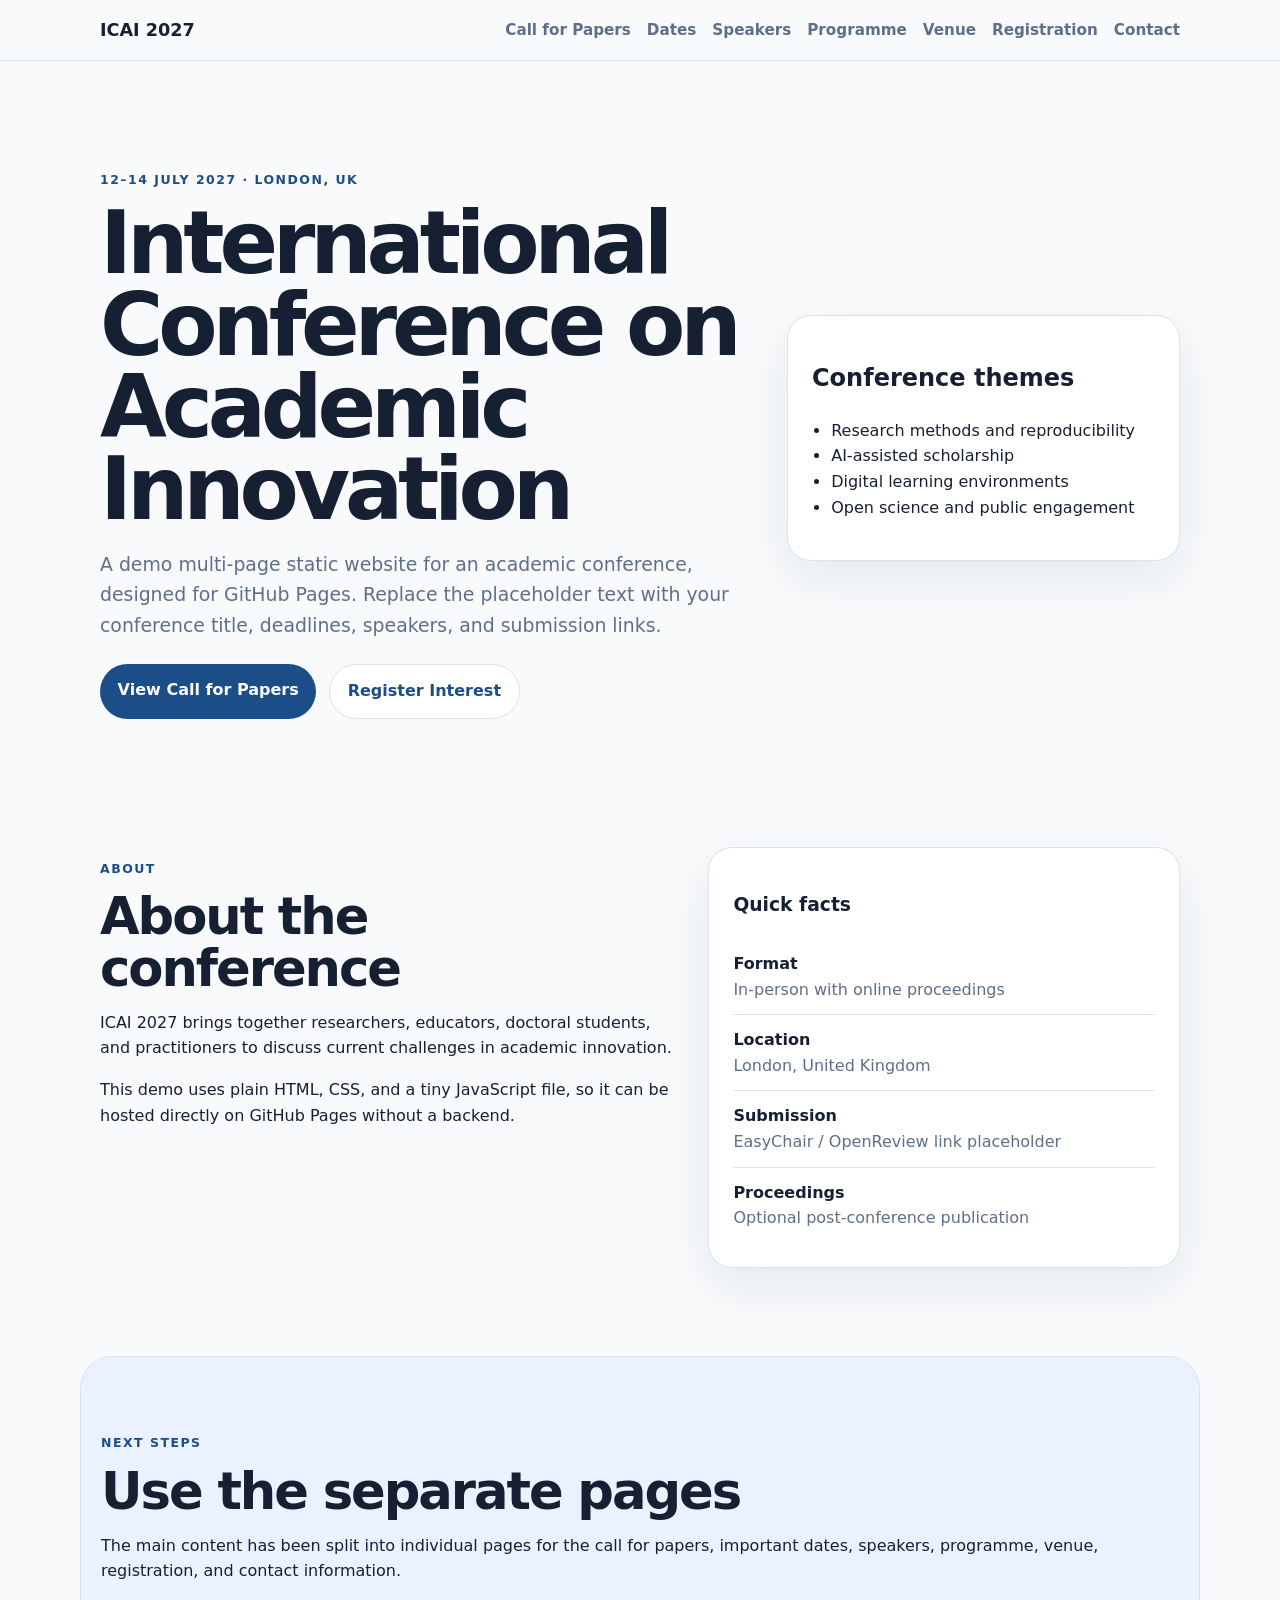
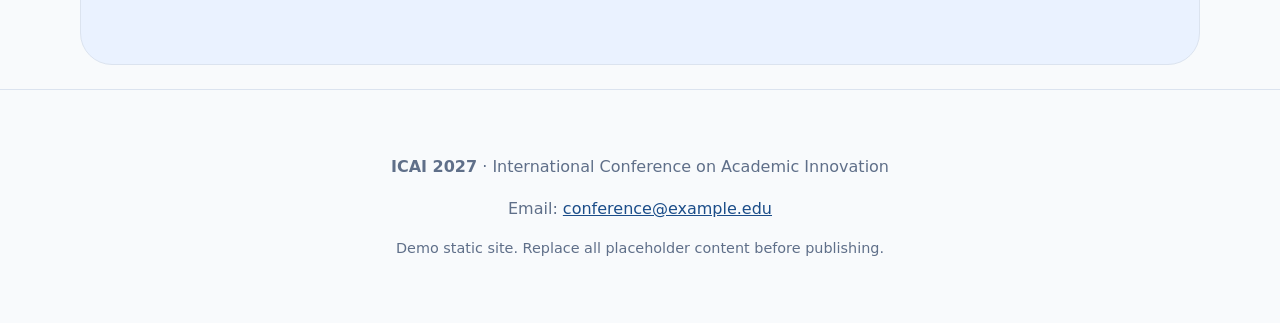
<file: index.html>
<!doctype html>
<html lang="en">
<head>
  <meta charset="utf-8" />
  <meta name="viewport" content="width=device-width, initial-scale=1" />
  <meta name="description" content="Demo academic conference website for GitHub Pages." />
  <title>ICAI 2027 · International Conference on Academic Innovation</title>
  <link rel="stylesheet" href="styles.css" />
</head>
<body>

<header class="site-header">
  <nav class="nav" aria-label="Main navigation">
    <a class="brand" href="index.html">ICAI 2027</a>
    <button class="nav-toggle" aria-expanded="false" aria-controls="nav-links">Menu</button>
    <div id="nav-links" class="nav-links">
      <a href="cfp.html">Call for Papers</a>
      <a href="dates.html">Dates</a>
      <a href="speakers.html">Speakers</a>
      <a href="programme.html">Programme</a>
      <a href="venue.html">Venue</a>
      <a href="registration.html">Registration</a>
      <a href="contact.html">Contact</a>
    </div>
  </nav>
</header>
<main>

<section class="hero">
  <div class="hero-content">
    <p class="eyebrow">12–14 July 2027 · London, UK</p>
    <h1>International Conference on Academic Innovation</h1>
    <p class="hero-text">A demo multi-page static website for an academic conference, designed for GitHub Pages. Replace the placeholder text with your conference title, deadlines, speakers, and submission links.</p>
    <div class="hero-actions">
      <a class="button primary" href="cfp.html">View Call for Papers</a>
      <a class="button secondary" href="registration.html">Register Interest</a>
    </div>
  </div>
  <div class="hero-card" aria-label="Conference highlights">
    <h2>Conference themes</h2>
    <ul>
      <li>Research methods and reproducibility</li>
      <li>AI-assisted scholarship</li>
      <li>Digital learning environments</li>
      <li>Open science and public engagement</li>
    </ul>
  </div>
</section>
<section class="section grid-two">
  <div>
    <p class="section-label">About</p>
    <h2>About the conference</h2>
    <p>ICAI 2027 brings together researchers, educators, doctoral students, and practitioners to discuss current challenges in academic innovation.</p>
    <p>This demo uses plain HTML, CSS, and a tiny JavaScript file, so it can be hosted directly on GitHub Pages without a backend.</p>
  </div>
  <aside class="info-box">
    <h3>Quick facts</h3>
    <dl>
      <div><dt>Format</dt><dd>In-person with online proceedings</dd></div>
      <div><dt>Location</dt><dd>London, United Kingdom</dd></div>
      <div><dt>Submission</dt><dd>EasyChair / OpenReview link placeholder</dd></div>
      <div><dt>Proceedings</dt><dd>Optional post-conference publication</dd></div>
    </dl>
  </aside>
</section>
<section class="section accent">
  <p class="section-label">Next steps</p>
  <h2>Use the separate pages</h2>
  <p>The main content has been split into individual pages for the call for papers, important dates, speakers, programme, venue, registration, and contact information.</p>
</section>
</main>

<footer class="site-footer">
  <p><strong>ICAI 2027</strong> · International Conference on Academic Innovation</p>
  <p>Email: <a href="mailto:conference@example.edu">conference@example.edu</a></p>
  <p class="small">Demo static site. Replace all placeholder content before publishing.</p>
</footer>
<script src="script.js"></script>
</body>
</html>
</file>
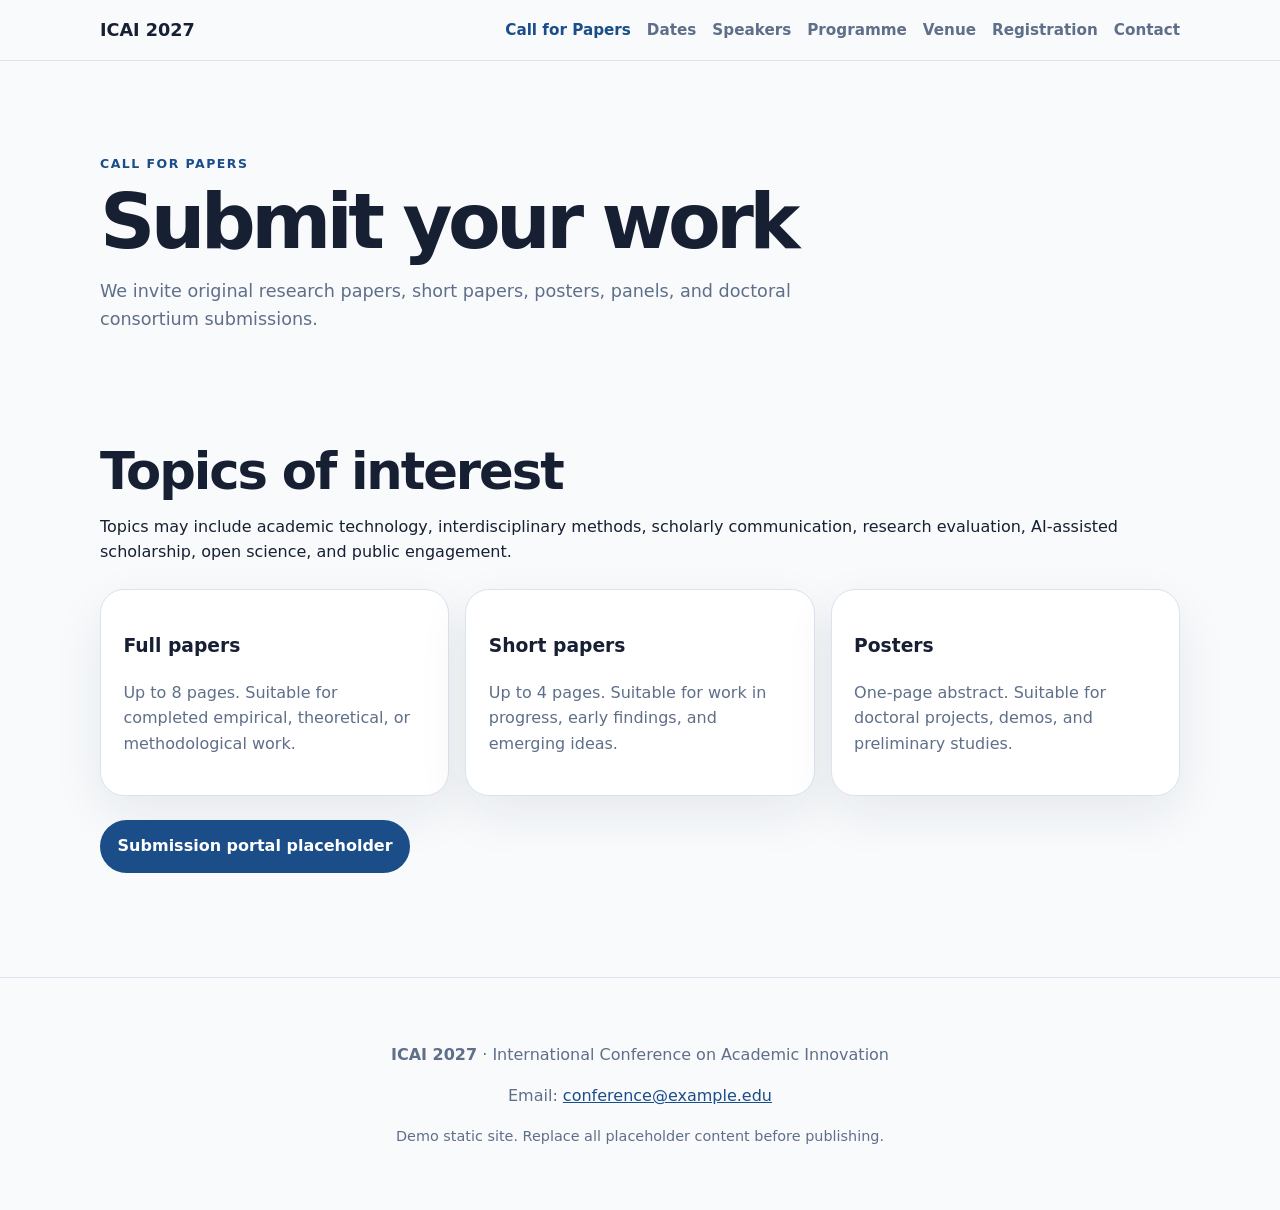
<file: cfp.html>
<!doctype html>
<html lang="en">
<head>
  <meta charset="utf-8" />
  <meta name="viewport" content="width=device-width, initial-scale=1" />
  <meta name="description" content="Call for Papers for ICAI 2027." />
  <title>Call for Papers · ICAI 2027</title>
  <link rel="stylesheet" href="styles.css" />
</head>
<body>

<header class="site-header">
  <nav class="nav" aria-label="Main navigation">
    <a class="brand" href="index.html">ICAI 2027</a>
    <button class="nav-toggle" aria-expanded="false" aria-controls="nav-links">Menu</button>
    <div id="nav-links" class="nav-links">
      <a href="cfp.html">Call for Papers</a>
      <a href="dates.html">Dates</a>
      <a href="speakers.html">Speakers</a>
      <a href="programme.html">Programme</a>
      <a href="venue.html">Venue</a>
      <a href="registration.html">Registration</a>
      <a href="contact.html">Contact</a>
    </div>
  </nav>
</header>
<main>

<section class="page-hero">
  <p class="section-label">Call for Papers</p>
  <h1>Submit your work</h1>
  <p>We invite original research papers, short papers, posters, panels, and doctoral consortium submissions.</p>
</section>
<section class="section">
  <h2>Topics of interest</h2>
  <p>Topics may include academic technology, interdisciplinary methods, scholarly communication, research evaluation, AI-assisted scholarship, open science, and public engagement.</p>
  <div class="cards">
    <article class="card"><h3>Full papers</h3><p>Up to 8 pages. Suitable for completed empirical, theoretical, or methodological work.</p></article>
    <article class="card"><h3>Short papers</h3><p>Up to 4 pages. Suitable for work in progress, early findings, and emerging ideas.</p></article>
    <article class="card"><h3>Posters</h3><p>One-page abstract. Suitable for doctoral projects, demos, and preliminary studies.</p></article>
  </div>
  <p><a class="button primary" href="https://example.com" rel="noopener">Submission portal placeholder</a></p>
</section>
</main>

<footer class="site-footer">
  <p><strong>ICAI 2027</strong> · International Conference on Academic Innovation</p>
  <p>Email: <a href="mailto:conference@example.edu">conference@example.edu</a></p>
  <p class="small">Demo static site. Replace all placeholder content before publishing.</p>
</footer>
<script src="script.js"></script>
</body>
</html>
</file>
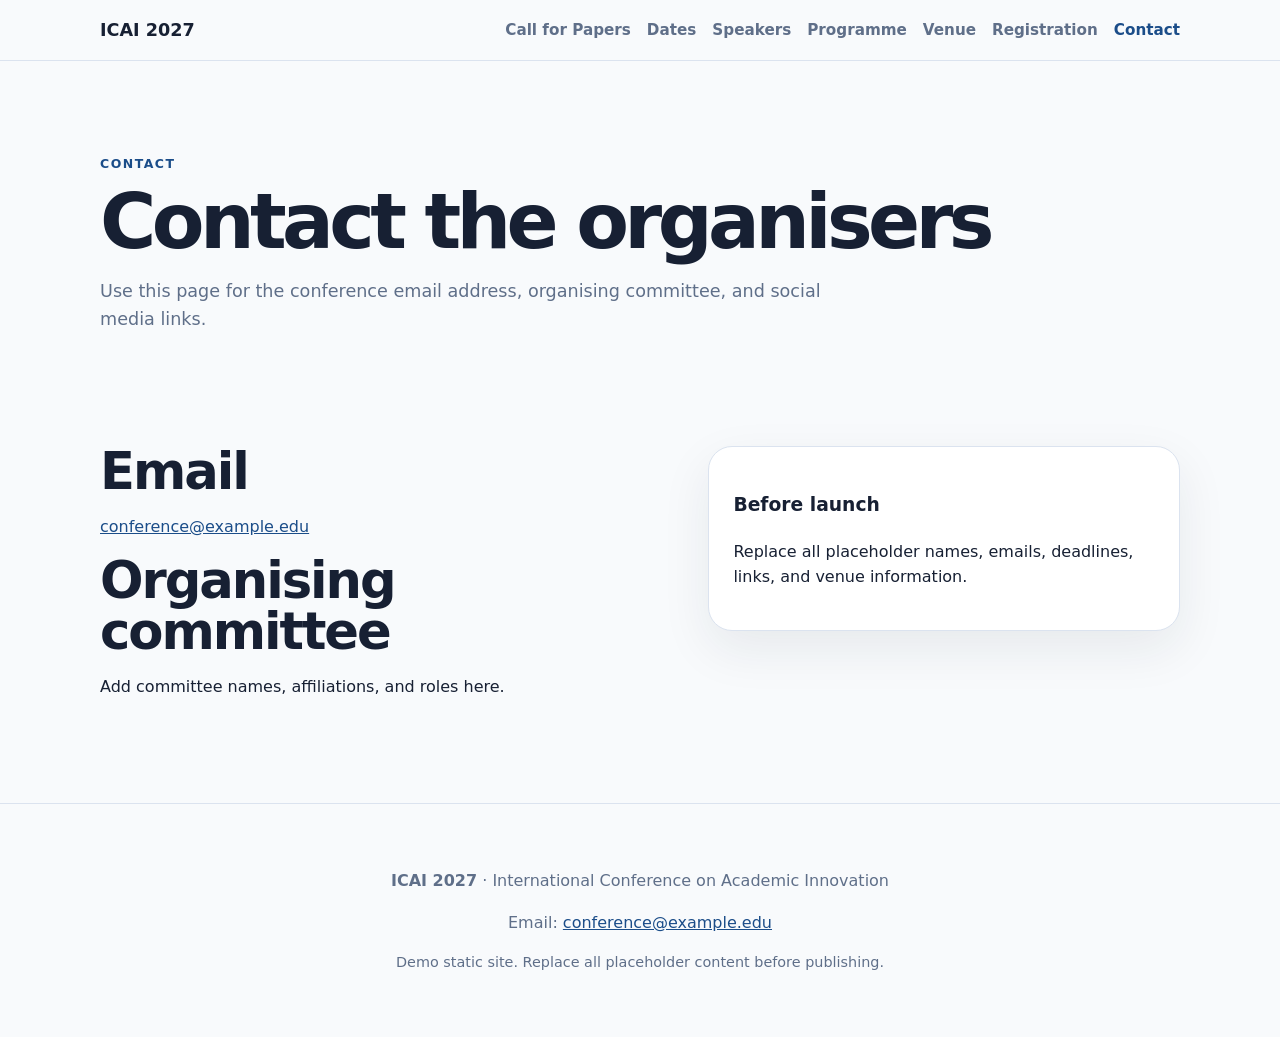
<file: contact.html>
<!doctype html>
<html lang="en">
<head>
  <meta charset="utf-8" />
  <meta name="viewport" content="width=device-width, initial-scale=1" />
  <meta name="description" content="Contact information for ICAI 2027." />
  <title>Contact · ICAI 2027</title>
  <link rel="stylesheet" href="styles.css" />
</head>
<body>

<header class="site-header">
  <nav class="nav" aria-label="Main navigation">
    <a class="brand" href="index.html">ICAI 2027</a>
    <button class="nav-toggle" aria-expanded="false" aria-controls="nav-links">Menu</button>
    <div id="nav-links" class="nav-links">
      <a href="cfp.html">Call for Papers</a>
      <a href="dates.html">Dates</a>
      <a href="speakers.html">Speakers</a>
      <a href="programme.html">Programme</a>
      <a href="venue.html">Venue</a>
      <a href="registration.html">Registration</a>
      <a href="contact.html">Contact</a>
    </div>
  </nav>
</header>
<main>

<section class="page-hero">
  <p class="section-label">Contact</p>
  <h1>Contact the organisers</h1>
  <p>Use this page for the conference email address, organising committee, and social media links.</p>
</section>
<section class="section grid-two">
  <div>
    <h2>Email</h2>
    <p><a href="mailto:conference@example.edu">conference@example.edu</a></p>
    <h2>Organising committee</h2>
    <p>Add committee names, affiliations, and roles here.</p>
  </div>
  <aside class="info-box">
    <h3>Before launch</h3>
    <p>Replace all placeholder names, emails, deadlines, links, and venue information.</p>
  </aside>
</section>
</main>

<footer class="site-footer">
  <p><strong>ICAI 2027</strong> · International Conference on Academic Innovation</p>
  <p>Email: <a href="mailto:conference@example.edu">conference@example.edu</a></p>
  <p class="small">Demo static site. Replace all placeholder content before publishing.</p>
</footer>
<script src="script.js"></script>
</body>
</html>
</file>
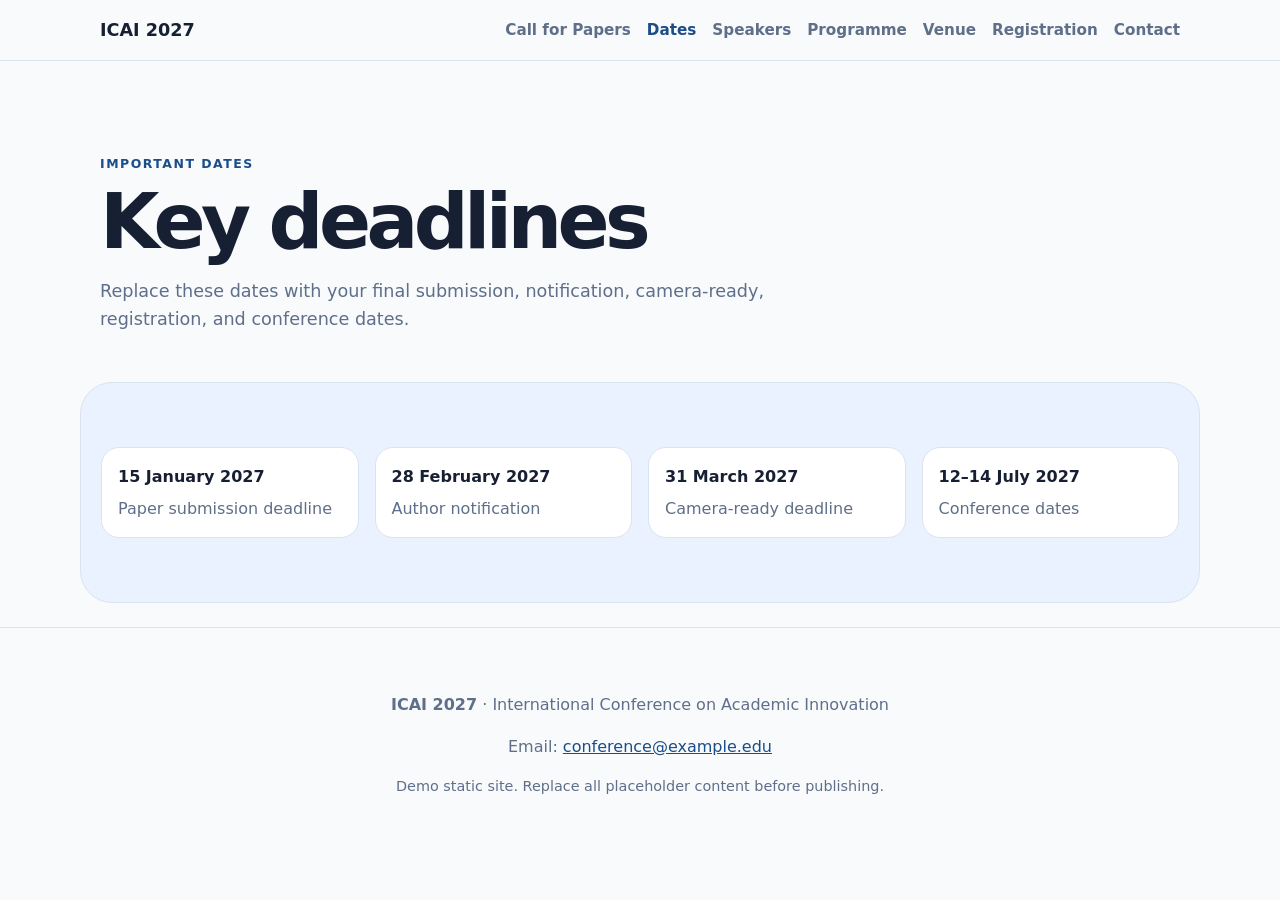
<file: dates.html>
<!doctype html>
<html lang="en">
<head>
  <meta charset="utf-8" />
  <meta name="viewport" content="width=device-width, initial-scale=1" />
  <meta name="description" content="Important dates and deadlines for ICAI 2027." />
  <title>Important Dates · ICAI 2027</title>
  <link rel="stylesheet" href="styles.css" />
</head>
<body>

<header class="site-header">
  <nav class="nav" aria-label="Main navigation">
    <a class="brand" href="index.html">ICAI 2027</a>
    <button class="nav-toggle" aria-expanded="false" aria-controls="nav-links">Menu</button>
    <div id="nav-links" class="nav-links">
      <a href="cfp.html">Call for Papers</a>
      <a href="dates.html">Dates</a>
      <a href="speakers.html">Speakers</a>
      <a href="programme.html">Programme</a>
      <a href="venue.html">Venue</a>
      <a href="registration.html">Registration</a>
      <a href="contact.html">Contact</a>
    </div>
  </nav>
</header>
<main>

<section class="page-hero">
  <p class="section-label">Important Dates</p>
  <h1>Key deadlines</h1>
  <p>Replace these dates with your final submission, notification, camera-ready, registration, and conference dates.</p>
</section>
<section class="section accent">
  <div class="timeline">
    <div><strong>15 January 2027</strong><span>Paper submission deadline</span></div>
    <div><strong>28 February 2027</strong><span>Author notification</span></div>
    <div><strong>31 March 2027</strong><span>Camera-ready deadline</span></div>
    <div><strong>12–14 July 2027</strong><span>Conference dates</span></div>
  </div>
</section>
</main>

<footer class="site-footer">
  <p><strong>ICAI 2027</strong> · International Conference on Academic Innovation</p>
  <p>Email: <a href="mailto:conference@example.edu">conference@example.edu</a></p>
  <p class="small">Demo static site. Replace all placeholder content before publishing.</p>
</footer>
<script src="script.js"></script>
</body>
</html>
</file>
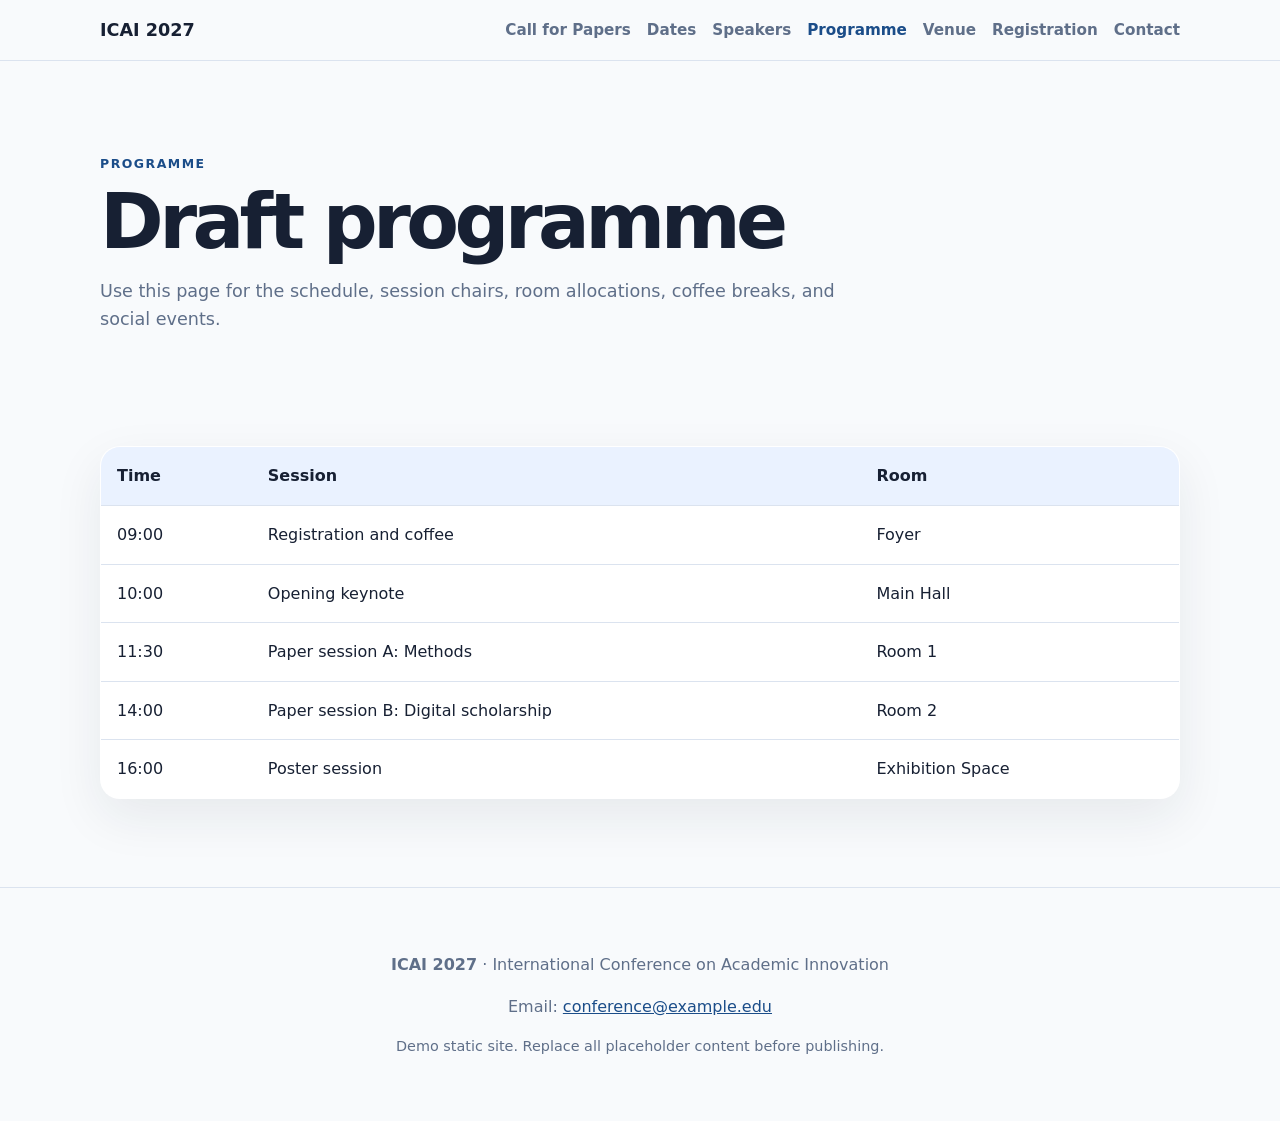
<file: programme.html>
<!doctype html>
<html lang="en">
<head>
  <meta charset="utf-8" />
  <meta name="viewport" content="width=device-width, initial-scale=1" />
  <meta name="description" content="Draft programme for ICAI 2027." />
  <title>Programme · ICAI 2027</title>
  <link rel="stylesheet" href="styles.css" />
</head>
<body>

<header class="site-header">
  <nav class="nav" aria-label="Main navigation">
    <a class="brand" href="index.html">ICAI 2027</a>
    <button class="nav-toggle" aria-expanded="false" aria-controls="nav-links">Menu</button>
    <div id="nav-links" class="nav-links">
      <a href="cfp.html">Call for Papers</a>
      <a href="dates.html">Dates</a>
      <a href="speakers.html">Speakers</a>
      <a href="programme.html">Programme</a>
      <a href="venue.html">Venue</a>
      <a href="registration.html">Registration</a>
      <a href="contact.html">Contact</a>
    </div>
  </nav>
</header>
<main>

<section class="page-hero">
  <p class="section-label">Programme</p>
  <h1>Draft programme</h1>
  <p>Use this page for the schedule, session chairs, room allocations, coffee breaks, and social events.</p>
</section>
<section class="section">
  <table>
    <thead><tr><th>Time</th><th>Session</th><th>Room</th></tr></thead>
    <tbody>
      <tr><td>09:00</td><td>Registration and coffee</td><td>Foyer</td></tr>
      <tr><td>10:00</td><td>Opening keynote</td><td>Main Hall</td></tr>
      <tr><td>11:30</td><td>Paper session A: Methods</td><td>Room 1</td></tr>
      <tr><td>14:00</td><td>Paper session B: Digital scholarship</td><td>Room 2</td></tr>
      <tr><td>16:00</td><td>Poster session</td><td>Exhibition Space</td></tr>
    </tbody>
  </table>
</section>
</main>

<footer class="site-footer">
  <p><strong>ICAI 2027</strong> · International Conference on Academic Innovation</p>
  <p>Email: <a href="mailto:conference@example.edu">conference@example.edu</a></p>
  <p class="small">Demo static site. Replace all placeholder content before publishing.</p>
</footer>
<script src="script.js"></script>
</body>
</html>
</file>
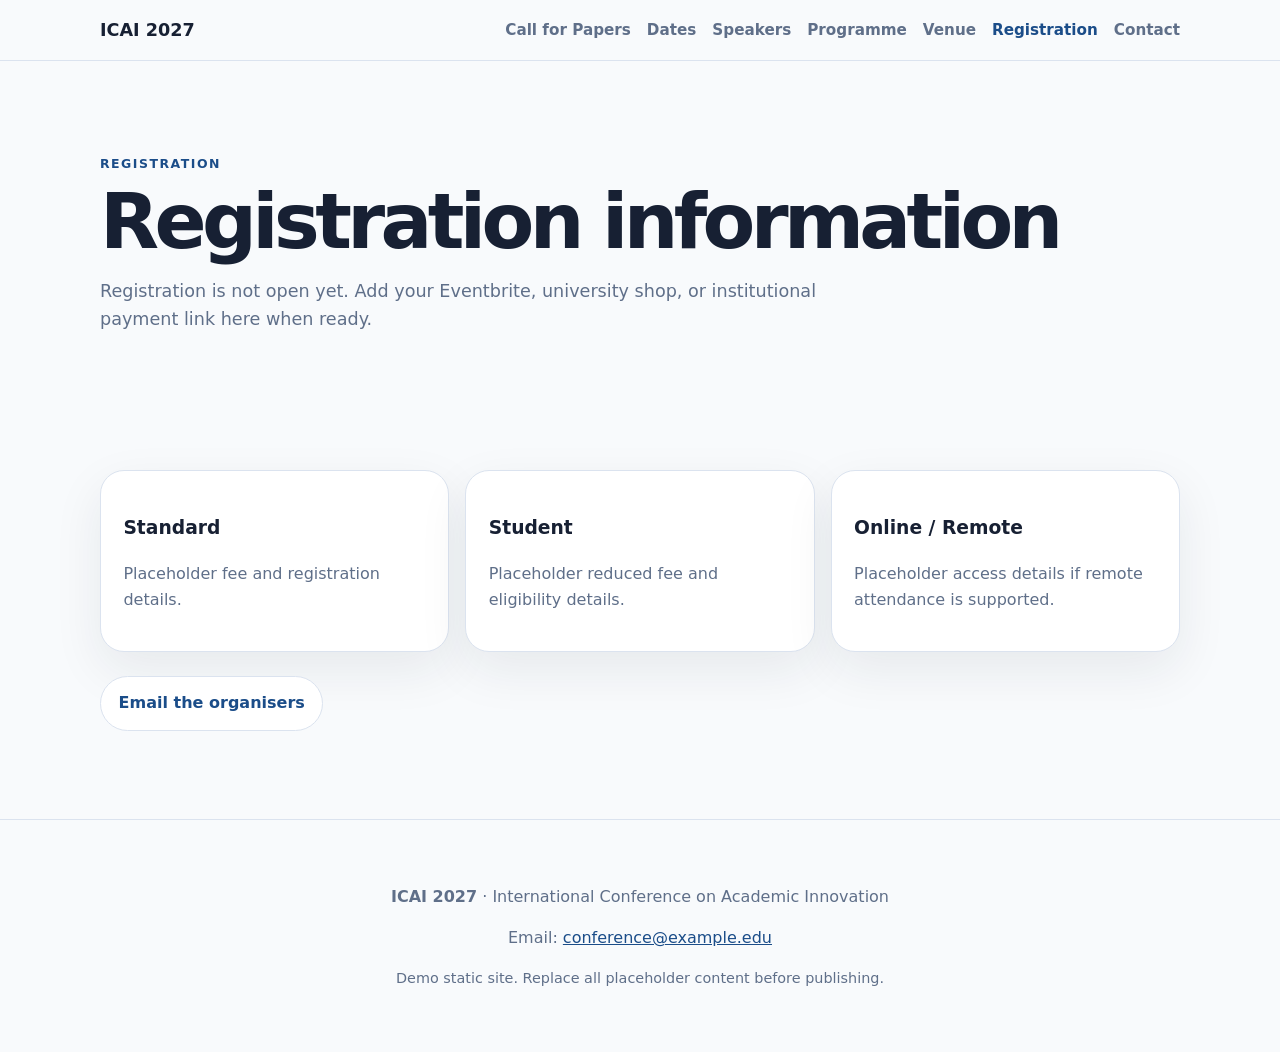
<file: registration.html>
<!doctype html>
<html lang="en">
<head>
  <meta charset="utf-8" />
  <meta name="viewport" content="width=device-width, initial-scale=1" />
  <meta name="description" content="Registration information for ICAI 2027." />
  <title>Registration · ICAI 2027</title>
  <link rel="stylesheet" href="styles.css" />
</head>
<body>

<header class="site-header">
  <nav class="nav" aria-label="Main navigation">
    <a class="brand" href="index.html">ICAI 2027</a>
    <button class="nav-toggle" aria-expanded="false" aria-controls="nav-links">Menu</button>
    <div id="nav-links" class="nav-links">
      <a href="cfp.html">Call for Papers</a>
      <a href="dates.html">Dates</a>
      <a href="speakers.html">Speakers</a>
      <a href="programme.html">Programme</a>
      <a href="venue.html">Venue</a>
      <a href="registration.html">Registration</a>
      <a href="contact.html">Contact</a>
    </div>
  </nav>
</header>
<main>

<section class="page-hero">
  <p class="section-label">Registration</p>
  <h1>Registration information</h1>
  <p>Registration is not open yet. Add your Eventbrite, university shop, or institutional payment link here when ready.</p>
</section>
<section class="section">
  <div class="cards">
    <article class="card"><h3>Standard</h3><p>Placeholder fee and registration details.</p></article>
    <article class="card"><h3>Student</h3><p>Placeholder reduced fee and eligibility details.</p></article>
    <article class="card"><h3>Online / Remote</h3><p>Placeholder access details if remote attendance is supported.</p></article>
  </div>
  <a class="button secondary" href="mailto:conference@example.edu">Email the organisers</a>
</section>
</main>

<footer class="site-footer">
  <p><strong>ICAI 2027</strong> · International Conference on Academic Innovation</p>
  <p>Email: <a href="mailto:conference@example.edu">conference@example.edu</a></p>
  <p class="small">Demo static site. Replace all placeholder content before publishing.</p>
</footer>
<script src="script.js"></script>
</body>
</html>
</file>
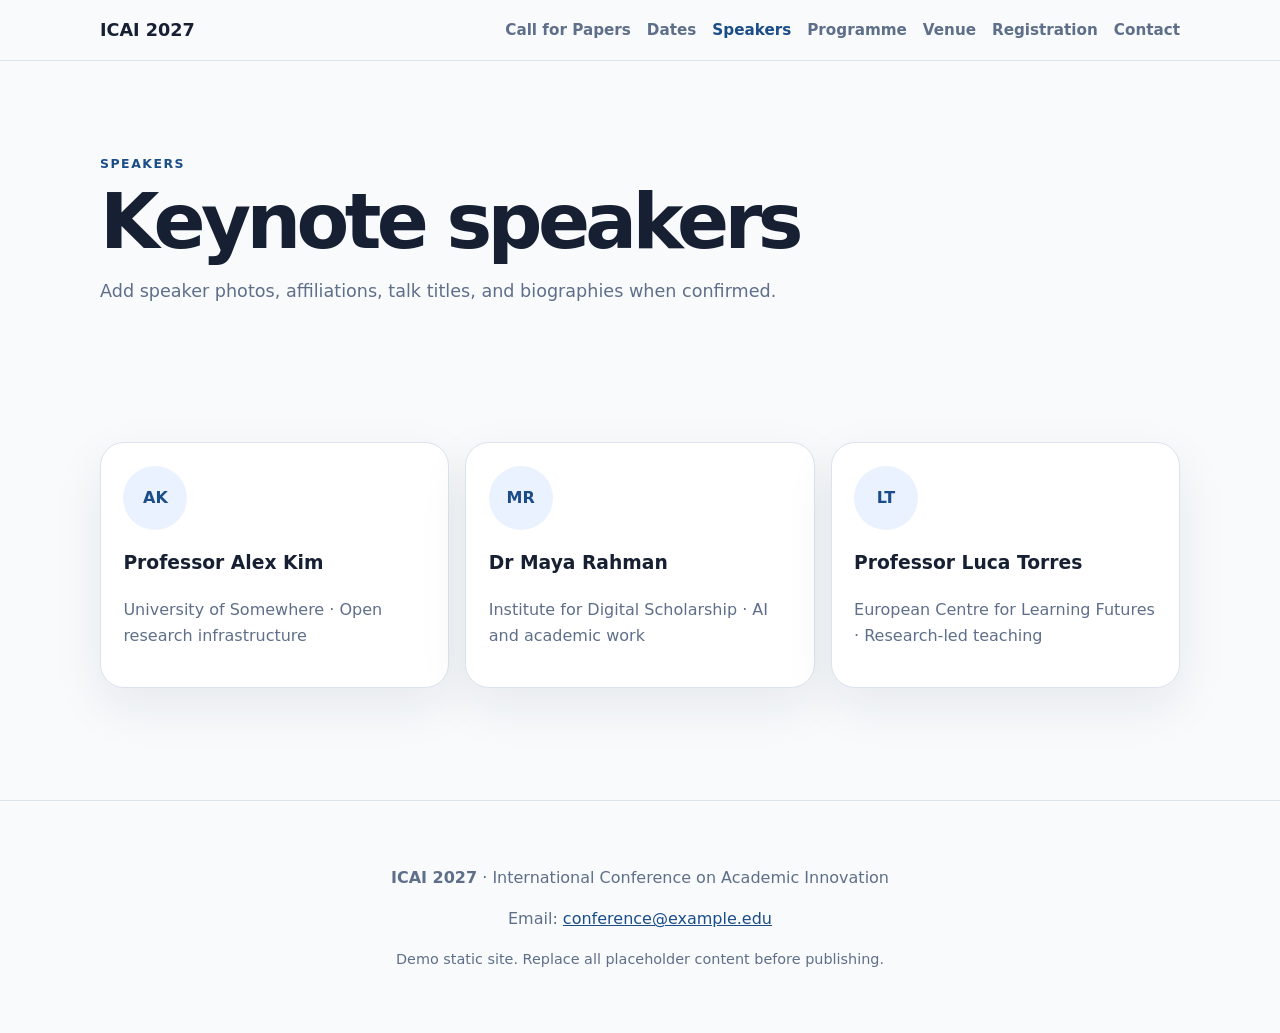
<file: speakers.html>
<!doctype html>
<html lang="en">
<head>
  <meta charset="utf-8" />
  <meta name="viewport" content="width=device-width, initial-scale=1" />
  <meta name="description" content="Keynote speakers for ICAI 2027." />
  <title>Speakers · ICAI 2027</title>
  <link rel="stylesheet" href="styles.css" />
</head>
<body>

<header class="site-header">
  <nav class="nav" aria-label="Main navigation">
    <a class="brand" href="index.html">ICAI 2027</a>
    <button class="nav-toggle" aria-expanded="false" aria-controls="nav-links">Menu</button>
    <div id="nav-links" class="nav-links">
      <a href="cfp.html">Call for Papers</a>
      <a href="dates.html">Dates</a>
      <a href="speakers.html">Speakers</a>
      <a href="programme.html">Programme</a>
      <a href="venue.html">Venue</a>
      <a href="registration.html">Registration</a>
      <a href="contact.html">Contact</a>
    </div>
  </nav>
</header>
<main>

<section class="page-hero">
  <p class="section-label">Speakers</p>
  <h1>Keynote speakers</h1>
  <p>Add speaker photos, affiliations, talk titles, and biographies when confirmed.</p>
</section>
<section class="section">
  <div class="speaker-grid">
    <article class="speaker"><div class="avatar">AK</div><h3>Professor Alex Kim</h3><p>University of Somewhere · Open research infrastructure</p></article>
    <article class="speaker"><div class="avatar">MR</div><h3>Dr Maya Rahman</h3><p>Institute for Digital Scholarship · AI and academic work</p></article>
    <article class="speaker"><div class="avatar">LT</div><h3>Professor Luca Torres</h3><p>European Centre for Learning Futures · Research-led teaching</p></article>
  </div>
</section>
</main>

<footer class="site-footer">
  <p><strong>ICAI 2027</strong> · International Conference on Academic Innovation</p>
  <p>Email: <a href="mailto:conference@example.edu">conference@example.edu</a></p>
  <p class="small">Demo static site. Replace all placeholder content before publishing.</p>
</footer>
<script src="script.js"></script>
</body>
</html>
</file>
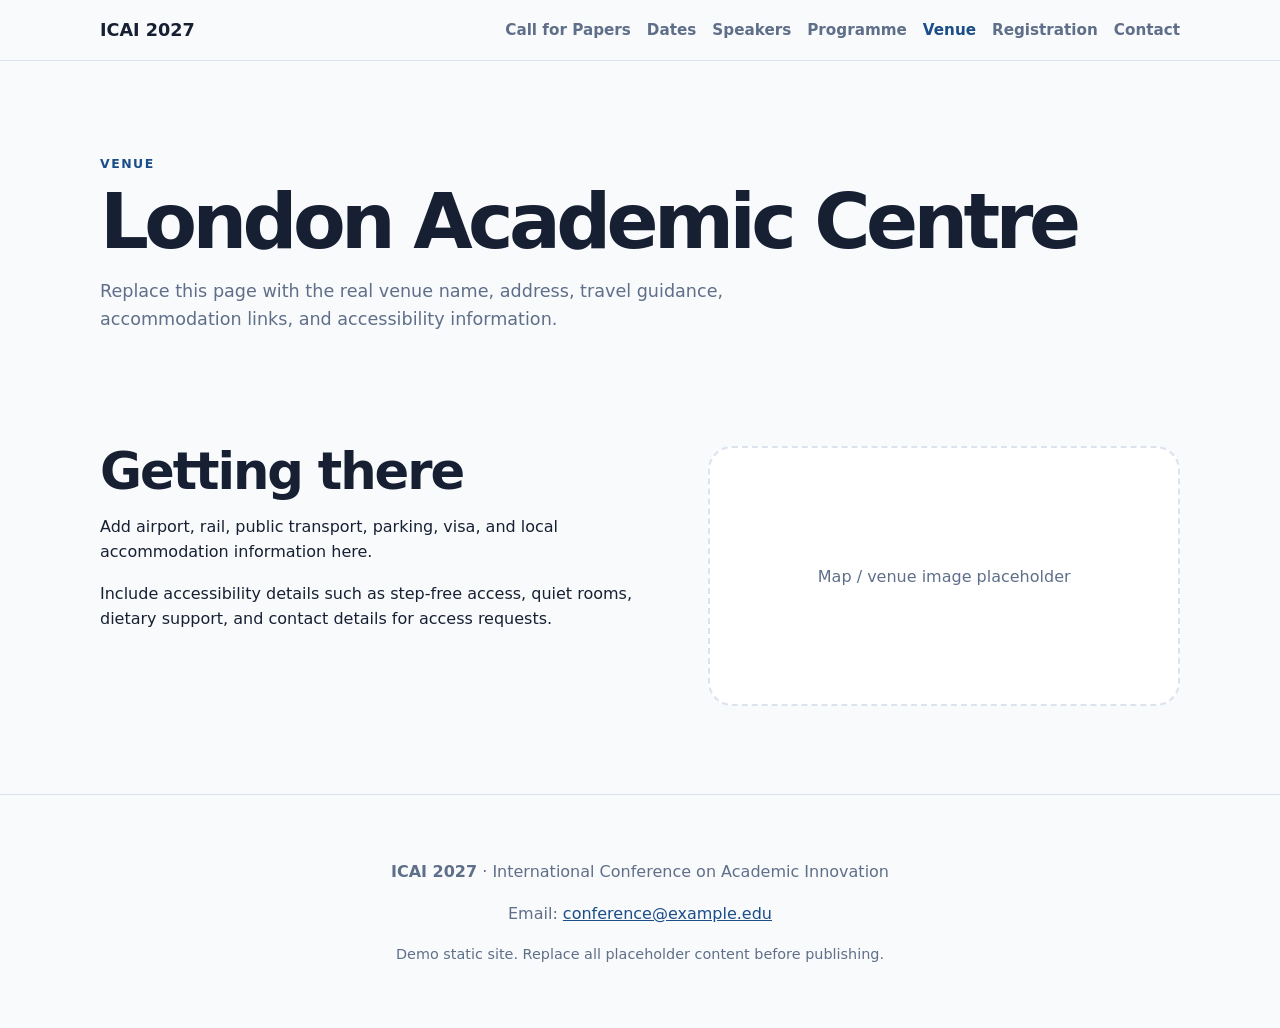
<file: venue.html>
<!doctype html>
<html lang="en">
<head>
  <meta charset="utf-8" />
  <meta name="viewport" content="width=device-width, initial-scale=1" />
  <meta name="description" content="Venue and travel information for ICAI 2027." />
  <title>Venue · ICAI 2027</title>
  <link rel="stylesheet" href="styles.css" />
</head>
<body>

<header class="site-header">
  <nav class="nav" aria-label="Main navigation">
    <a class="brand" href="index.html">ICAI 2027</a>
    <button class="nav-toggle" aria-expanded="false" aria-controls="nav-links">Menu</button>
    <div id="nav-links" class="nav-links">
      <a href="cfp.html">Call for Papers</a>
      <a href="dates.html">Dates</a>
      <a href="speakers.html">Speakers</a>
      <a href="programme.html">Programme</a>
      <a href="venue.html">Venue</a>
      <a href="registration.html">Registration</a>
      <a href="contact.html">Contact</a>
    </div>
  </nav>
</header>
<main>

<section class="page-hero">
  <p class="section-label">Venue</p>
  <h1>London Academic Centre</h1>
  <p>Replace this page with the real venue name, address, travel guidance, accommodation links, and accessibility information.</p>
</section>
<section class="section grid-two">
  <div>
    <h2>Getting there</h2>
    <p>Add airport, rail, public transport, parking, visa, and local accommodation information here.</p>
    <p>Include accessibility details such as step-free access, quiet rooms, dietary support, and contact details for access requests.</p>
  </div>
  <div class="map-placeholder">Map / venue image placeholder</div>
</section>
</main>

<footer class="site-footer">
  <p><strong>ICAI 2027</strong> · International Conference on Academic Innovation</p>
  <p>Email: <a href="mailto:conference@example.edu">conference@example.edu</a></p>
  <p class="small">Demo static site. Replace all placeholder content before publishing.</p>
</footer>
<script src="script.js"></script>
</body>
</html>
</file>
<file: styles.css>
:root {
  --bg: #f8fafc;
  --text: #172033;
  --muted: #5f6f89;
  --panel: #ffffff;
  --line: #dbe3ef;
  --primary: #1b4d89;
  --primary-dark: #143963;
  --accent: #eaf2ff;
  --shadow: 0 18px 50px rgba(23, 32, 51, 0.08);
}

* { box-sizing: border-box; }
html { scroll-behavior: smooth; }
body {
  margin: 0;
  font-family: Inter, ui-sans-serif, system-ui, -apple-system, BlinkMacSystemFont, "Segoe UI", sans-serif;
  color: var(--text);
  background: var(--bg);
  line-height: 1.6;
}

a { color: var(--primary); }
.site-header {
  position: sticky;
  top: 0;
  z-index: 10;
  background: rgba(248, 250, 252, 0.92);
  backdrop-filter: blur(12px);
  border-bottom: 1px solid var(--line);
}
.nav {
  max-width: 1120px;
  margin: 0 auto;
  padding: 1rem 1.25rem;
  display: flex;
  align-items: center;
  justify-content: space-between;
  gap: 1rem;
}
.brand {
  font-weight: 800;
  font-size: 1.1rem;
  text-decoration: none;
  color: var(--text);
}
.nav-links {
  display: flex;
  gap: 1rem;
  align-items: center;
}
.nav-links a {
  color: var(--muted);
  text-decoration: none;
  font-weight: 600;
  font-size: 0.95rem;
}
.nav-links a:hover { color: var(--primary); }
.nav-toggle { display: none; }

.hero {
  max-width: 1120px;
  margin: 0 auto;
  padding: 6rem 1.25rem 4rem;
  display: grid;
  grid-template-columns: 1.5fr 0.9fr;
  gap: 2rem;
  align-items: center;
}
.hero h1 {
  margin: 0 0 1rem;
  font-size: clamp(2.5rem, 7vw, 5.4rem);
  line-height: 0.95;
  letter-spacing: -0.06em;
}
.eyebrow, .section-label {
  text-transform: uppercase;
  letter-spacing: 0.12em;
  color: var(--primary);
  font-weight: 800;
  font-size: 0.78rem;
}
.hero-text { font-size: 1.18rem; color: var(--muted); max-width: 650px; }
.hero-actions { display: flex; gap: 0.8rem; flex-wrap: wrap; margin-top: 1.5rem; }
.button {
  display: inline-block;
  border-radius: 999px;
  padding: 0.85rem 1.1rem;
  text-decoration: none;
  font-weight: 800;
}
.button.primary { background: var(--primary); color: #fff; }
.button.primary:hover { background: var(--primary-dark); }
.button.secondary { background: var(--panel); color: var(--primary); border: 1px solid var(--line); }
.hero-card, .info-box, .card, .speaker {
  background: var(--panel);
  border: 1px solid var(--line);
  border-radius: 24px;
  box-shadow: var(--shadow);
}
.hero-card { padding: 1.5rem; }
.hero-card ul { padding-left: 1.2rem; }
.section {
  max-width: 1120px;
  margin: 0 auto 1.5rem;
  padding: 4rem 1.25rem;
}
.section h2 {
  font-size: clamp(2rem, 4vw, 3.2rem);
  line-height: 1;
  letter-spacing: -0.04em;
  margin: 0 0 1rem;
}
.grid-two {
  display: grid;
  grid-template-columns: 1.1fr 0.9fr;
  gap: 2rem;
  align-items: start;
}
.info-box { padding: 1.5rem; }
dl { margin: 0; }
dl div { padding: 0.75rem 0; border-bottom: 1px solid var(--line); }
dl div:last-child { border-bottom: 0; }
dt { font-weight: 800; }
dd { margin: 0; color: var(--muted); }
.cards, .speaker-grid {
  display: grid;
  grid-template-columns: repeat(3, 1fr);
  gap: 1rem;
  margin: 1.5rem 0;
}
.card, .speaker { padding: 1.4rem; }
.card p, .speaker p { color: var(--muted); }
.accent {
  background: var(--accent);
  border-radius: 32px;
  border: 1px solid var(--line);
}
.timeline {
  display: grid;
  grid-template-columns: repeat(4, 1fr);
  gap: 1rem;
}
.timeline div {
  background: var(--panel);
  border-radius: 18px;
  padding: 1rem;
  border: 1px solid var(--line);
}
.timeline span { display: block; color: var(--muted); margin-top: 0.35rem; }
.avatar {
  width: 64px;
  height: 64px;
  border-radius: 50%;
  background: var(--accent);
  display: grid;
  place-items: center;
  font-weight: 900;
  color: var(--primary);
}
table {
  width: 100%;
  border-collapse: collapse;
  background: var(--panel);
  border: 1px solid var(--line);
  border-radius: 20px;
  overflow: hidden;
  box-shadow: var(--shadow);
}
th, td { padding: 1rem; border-bottom: 1px solid var(--line); text-align: left; }
th { background: var(--accent); }
tr:last-child td { border-bottom: 0; }
.map-placeholder {
  min-height: 260px;
  border-radius: 24px;
  border: 2px dashed var(--line);
  display: grid;
  place-items: center;
  color: var(--muted);
  background: var(--panel);
}
.site-footer {
  padding: 3rem 1.25rem;
  text-align: center;
  border-top: 1px solid var(--line);
  color: var(--muted);
}
.small { font-size: 0.9rem; }

@media (max-width: 800px) {
  .nav { align-items: flex-start; }
  .nav-toggle {
    display: inline-block;
    border: 1px solid var(--line);
    background: var(--panel);
    border-radius: 999px;
    padding: 0.5rem 0.8rem;
    font-weight: 800;
  }
  .nav-links {
    display: none;
    position: absolute;
    left: 1rem;
    right: 1rem;
    top: 64px;
    flex-direction: column;
    align-items: flex-start;
    background: var(--panel);
    border: 1px solid var(--line);
    border-radius: 18px;
    padding: 1rem;
    box-shadow: var(--shadow);
  }
  .nav-links.open { display: flex; }
  .hero, .grid-two, .cards, .speaker-grid, .timeline {
    grid-template-columns: 1fr;
  }
  .hero { padding-top: 3rem; }
}


.page-hero {
  max-width: 1120px;
  margin: 0 auto;
  padding: 5rem 1.25rem 2rem;
}
.page-hero h1 {
  margin: 0 0 1rem;
  font-size: clamp(2.5rem, 6vw, 4.8rem);
  line-height: 0.95;
  letter-spacing: -0.06em;
}
.page-hero p:not(.section-label) {
  max-width: 760px;
  color: var(--muted);
  font-size: 1.1rem;
}
.nav-links a[aria-current="page"] {
  color: var(--primary);
}
</file>
